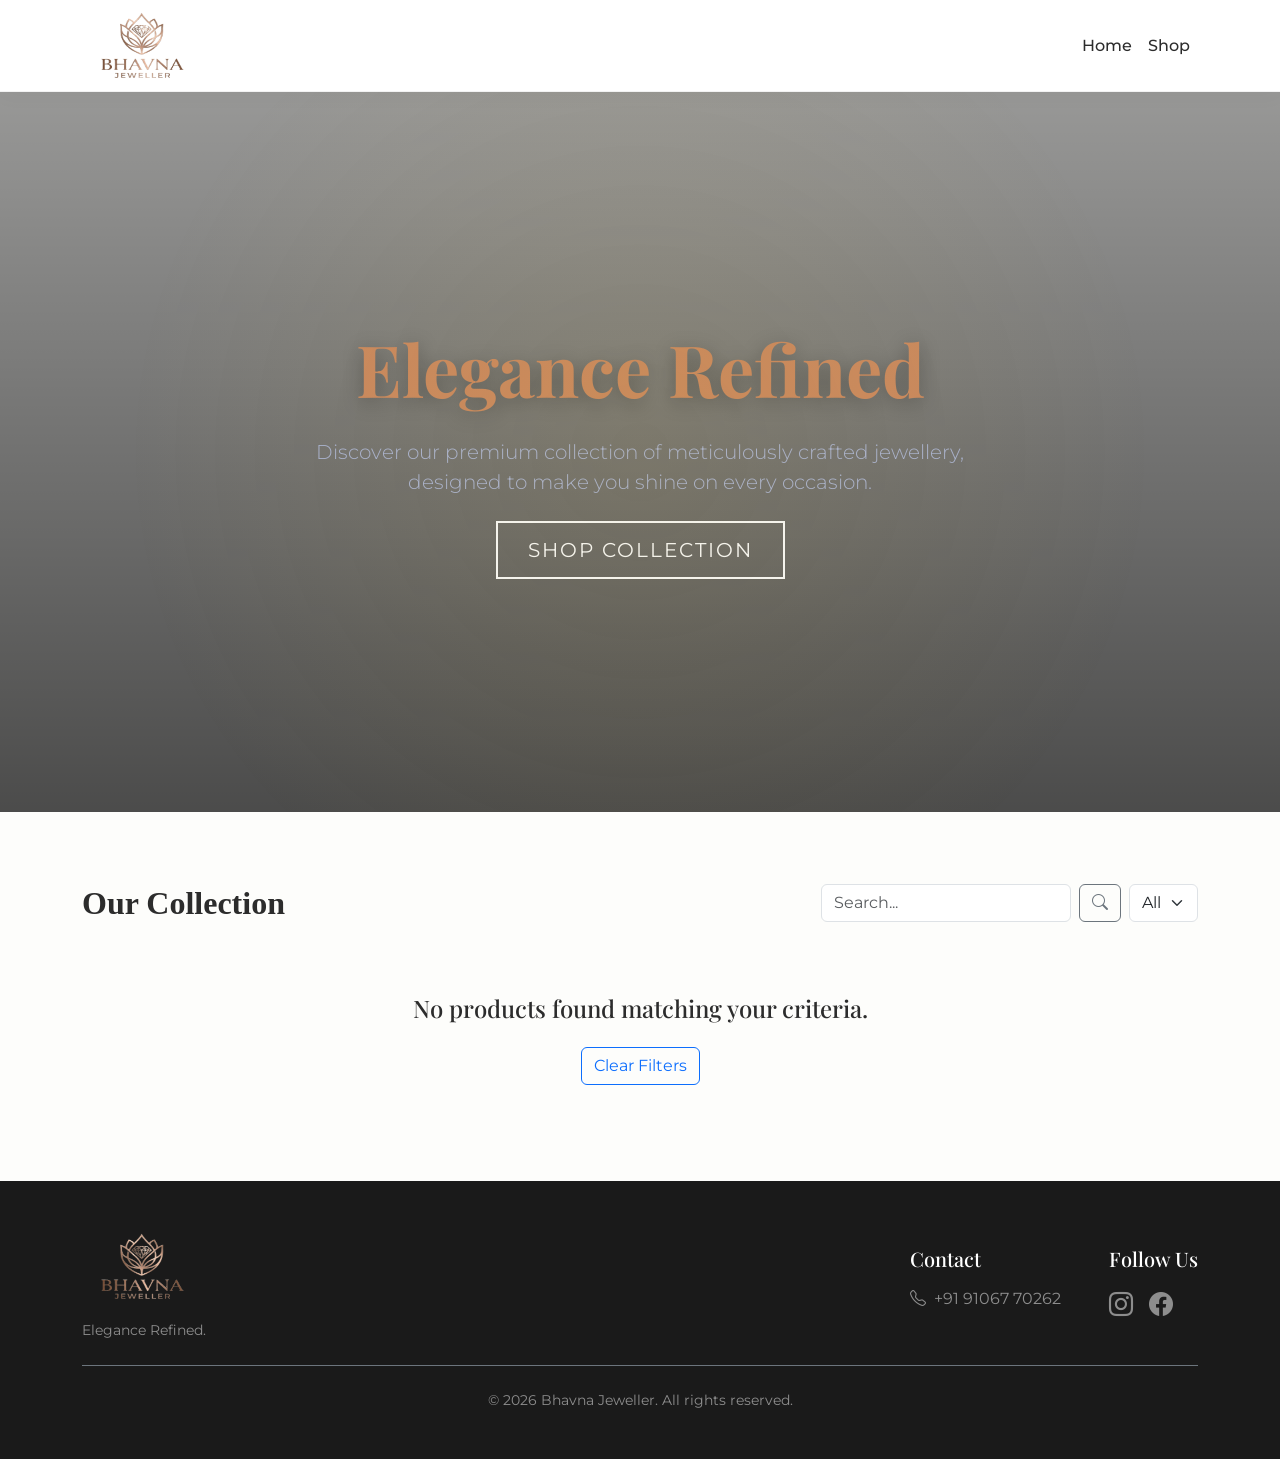
<file: index.html>
<!DOCTYPE html>
<html lang="en">

<head>
    <meta charset="UTF-8">
    <meta name="viewport" content="width=device-width, initial-scale=1.0">
    <title>Bhavna Jeweller | Premium Online Jewellery Store</title>

    <!-- SEO Meta Tags -->
    <meta name="description"
        content="Shop premium jewellery at Bhavna Jeweller. Discover our elegant collection of necklaces, rings, earrings, and bracelets crafted with precision.">
    <meta name="keywords"
        content="Bhavna Jeweller, jewellery, buy jewellery online, premium necklaces, rings, earrings, bracelets, diamond jewellery, gold jewellery, premium jewellery store">
    <meta name="author" content="Bhavna Jeweller">
    <meta name="robots" content="index, follow">

    <!-- Open Graph / Facebook / WhatsApp -->
    <meta property="og:type" content="website">
    <meta property="og:url" content="https://daverahardik.github.io/Bhavna-Jeweller/">
    <meta property="og:title" content="Bhavna Jeweller | Premium Online Jewellery Store">
    <meta property="og:description"
        content="Shop premium jewellery at Bhavna Jeweller. Discover our elegant collection of necklaces, rings, earrings, and bracelets crafted with precision.">
    <meta property="og:image" content="https://daverahardik.github.io/Bhavna-Jeweller/data/favicon/favicon.png">

    <!-- Twitter -->
    <meta property="twitter:card" content="summary_large_image">
    <meta property="twitter:url" content="https://daverahardik.github.io/Bhavna-Jeweller/">
    <meta property="twitter:title" content="Bhavna Jeweller | Premium Online Jewellery Store">
    <meta property="twitter:description"
        content="Shop premium jewellery at Bhavna Jeweller. Discover our elegant collection of necklaces, rings, earrings, and bracelets crafted with precision.">
    <meta property="twitter:image" content="https://daverahardik.github.io/Bhavna-Jeweller/data/favicon/favicon.png">

    <!-- Canonical URL -->
    <link rel="canonical" href="https://daverahardik.github.io/Bhavna-Jeweller/" />

    <!-- Favicon -->
    <link rel="icon" type="image/png" href="data/favicon/favicon.png">
    <link rel="apple-touch-icon" href="data/favicon/favicon.png">

    <!-- Google Fonts -->
    <link rel="preconnect" href="https://fonts.googleapis.com">
    <link rel="preconnect" href="https://fonts.gstatic.com" crossorigin>
    <link
        href="https://fonts.googleapis.com/css2?family=Montserrat:wght@300;400;500;600&family=Playfair+Display:wght@400;600;700&display=swap"
        rel="stylesheet">

    <!-- Bootstrap CSS -->
    <link href="https://cdn.jsdelivr.net/npm/bootstrap@5.3.2/dist/css/bootstrap.min.css" rel="stylesheet">
    <!-- Bootstrap Icons -->
    <link rel="stylesheet" href="https://cdn.jsdelivr.net/npm/bootstrap-icons@1.11.1/font/bootstrap-icons.css">

    <!-- Custom CSS -->
    <link rel="stylesheet" href="css/style.css">
</head>

<body>

    <!-- Loader -->
    <div id="loader">
        <div class="spinner"></div>
    </div>

    <!-- Navigation -->
    <nav class="navbar navbar-expand-lg sticky-top">
        <div class="container">
            <a class="navbar-brand d-flex align-items-center py-0" href="index.html">
                <img src="data/logo/bhavna_jewellers_logo.png" alt="Bhavna Jeweller Logo"
                    style="height: 75px; width: 120px;">
            </a>
            <button class="navbar-toggler" type="button" data-bs-toggle="collapse" data-bs-target="#navbarNav">
                <span class="navbar-toggler-icon"></span>
            </button>
            <div class="collapse navbar-collapse" id="navbarNav">
                <ul class="navbar-nav ms-auto">
                    <li class="nav-item">
                        <a class="nav-link" href="index.html">Home</a>
                    </li>
                    <li class="nav-item">
                        <a class="nav-link" href="shop.html">Shop</a>
                    </li>
                </ul>
            </div>
        </div>
    </nav>

    <!-- Hero Section -->
    <section class="hero"
        style="min-height: 80vh; background: linear-gradient(rgba(0, 0, 0, 0.4), rgba(0, 0, 0, 0.7)), url('https://images.unsplash.com/photo-1515562141207-7a88fb7ce338?q=80&w=2000&auto=format&fit=crop') center/cover no-repeat; display: flex; align-items: center;">
        <div class="container text-center text-white">
            <h1 class="animate-fade-in-up"
                style="font-family: 'Playfair Display', serif; font-size: 4.5rem; font-weight: 700;">Elegance Refined
            </h1>
            <p class="animate-fade-in-up delay-1 lead mb-4 mx-auto" style="max-width: 650px;">Discover our premium
                collection of meticulously crafted jewellery, designed to make you shine on every occasion.</p>
            <a href="shop.html" class="btn btn-outline-light btn-lg animate-fade-in-up delay-2"
                style="border-width: 2px; padding: 12px 30px; border-radius: 0; font-family: 'Montserrat', sans-serif; letter-spacing: 2px; text-transform: uppercase;">Shop
                Collection</a>
        </div>
    </section>


    <!-- Products Section -->
    <section id="products" class="py-5">
        <div class="container py-4">
            <div class="row mb-4 align-items-center">
                <div class="col-md-4">
                    <h2 class="mb-0" style="font-family: 'Outfit'; font-weight: 700; color: var(--secondary-color);">Our
                        Collection</h2>
                </div>
                <div class="col-md-8 mt-3 mt-md-0 d-flex justify-content-between justify-content-md-end gap-2">
                    <form class="d-flex flex-grow-1" role="search" id="search-form" style="max-width: 300px;">
                        <input class="form-control me-2" type="search" placeholder="Search..." aria-label="Search"
                            id="search-input">
                        <button class="btn btn-outline-secondary" type="submit"><i class="bi bi-search"></i></button>
                    </form>
                    <select class="form-select w-auto" id="category-filter">
                        <option value="All">All</option>
                        <!-- Categories will be populated dynamically -->
                    </select>
                </div>
            </div>

            <div id="no-products" class="text-center d-none py-5">
                <h4>No products found matching your criteria.</h4>
                <button class="btn btn-outline-primary mt-3" onclick="resetFilters()">Clear Filters</button>
            </div>

            <div class="row g-4" id="product-grid">
                <!-- Products will be injected here via JavaScript -->
            </div>
        </div>
    </section>

    <!-- Footer -->
    <footer class="text-white py-5 mt-auto" style="background-color: #1a1a1a;">
        <div class="container">
            <div class="row align-items-center mb-4 g-4">
                <div class="col-md-6 text-center text-md-start">
                    <a href="index.html"><img src="data/logo/bhavna_jewellers_logo.png" alt="Bhavna Jeweller Logo"
                            style="height: 75px; width: 120px;" class="mb-3"></a>
                    <p class="text-white-50 small mb-0">Elegance Refined.</p>
                </div>
                
                <div class="col-md-6 d-flex flex-column flex-md-row justify-content-center justify-content-md-end gap-4 gap-md-5 text-center text-md-start">
                    <div>
                        <h5 class="mb-3" style="font-family: 'Playfair Display', serif;">Contact</h5>
                        <p class="mb-1 text-white-50"><i class="bi bi-telephone me-2"></i>+91 91067 70262</p>
                    </div>
                    <div>
                        <h5 class="mb-3" style="font-family: 'Playfair Display', serif;">Follow Us</h5>
                        <div class="d-flex justify-content-center justify-content-md-start gap-3">
                            <a href="#" class="text-white-50 fs-4 hover-primary"><i class="bi bi-instagram"></i></a>
                            <a href="#" class="text-white-50 fs-4 hover-primary"><i class="bi bi-facebook"></i></a>
                        </div>
                    </div>
                </div>
            </div>

            <div class="border-top border-secondary pt-4 text-center">
                <p class="text-white-50 small mb-0">&copy; <span id="year"></span> Bhavna Jeweller. All rights reserved.
                </p>
            </div>
        </div>
    </footer>

    <!-- Bootstrap Bundle with Popper -->
    <script src="https://cdn.jsdelivr.net/npm/bootstrap@5.3.2/dist/js/bootstrap.bundle.min.js"></script>
    <!-- Custom App JS -->
    <script src="js/app.js"></script>
</body>

</html>
</file>
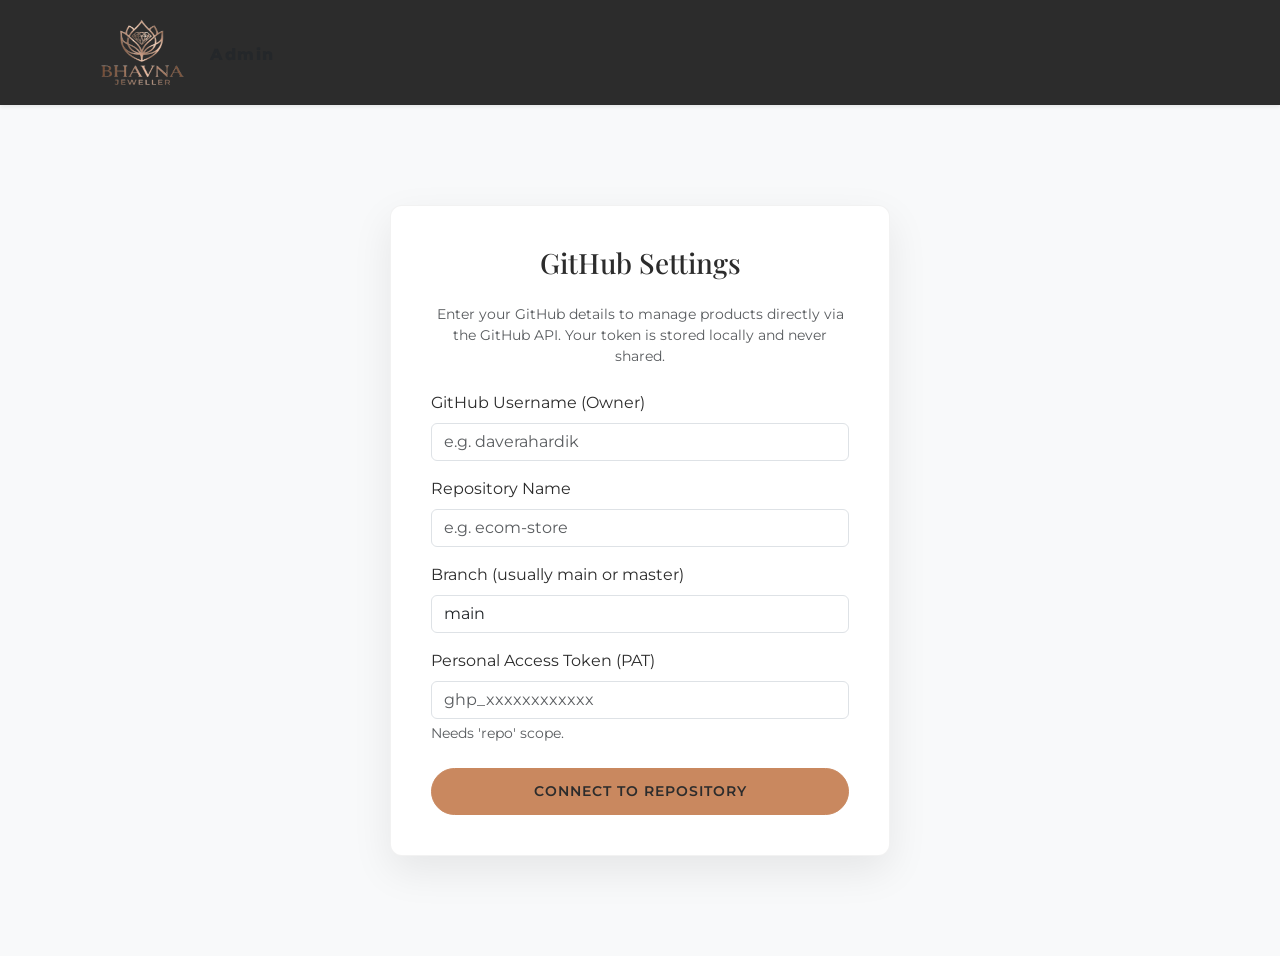
<file: admin.html>
<!DOCTYPE html>
<html lang="en">
<head>
    <meta charset="UTF-8">
    <meta name="viewport" content="width=device-width, initial-scale=1.0">
    <title>Admin Dashboard | Bhavna Jeweller</title>
    
    <!-- SEO Meta Tags -->
    <meta name="description" content="Admin Dashboard for Bhavna Jeweller. Manage products, orders, and more.">
    <meta name="robots" content="noindex, nofollow"> <!-- Prevent search engines from indexing the admin page -->
    <meta name="author" content="Bhavna Jeweller">
    
    <!-- Favicon -->
    <link rel="icon" type="image/png" href="data/favicon/favicon.png">
    <link rel="apple-touch-icon" href="data/favicon/favicon.png">
    
    <!-- Google Fonts -->
    <link rel="preconnect" href="https://fonts.googleapis.com">
    <link rel="preconnect" href="https://fonts.gstatic.com" crossorigin>
    <link href="https://fonts.googleapis.com/css2?family=Montserrat:wght@300;400;500;600&family=Playfair+Display:wght@400;600;700&display=swap" rel="stylesheet">
    
    <!-- Bootstrap CSS -->
    <link href="https://cdn.jsdelivr.net/npm/bootstrap@5.3.2/dist/css/bootstrap.min.css" rel="stylesheet">
    <!-- Bootstrap Icons -->
    <link rel="stylesheet" href="https://cdn.jsdelivr.net/npm/bootstrap-icons@1.11.1/font/bootstrap-icons.css">
    
    <!-- Custom CSS -->
    <link rel="stylesheet" href="css/style.css">
</head>
<body class="bg-light">

    <!-- Loader -->
    <div id="loader" class="d-none">
        <div class="spinner"></div>
    </div>

    <!-- Admin Header -->
    <header class="admin-header shadow-sm">
        <div class="container d-flex justify-content-between align-items-center">
            <a href="index.html" class="navbar-brand d-flex align-items-center py-0">
                <img src="data/logo/bhavna_jewellers_logo.png" alt="Bhavna Jeweller Logo" style="height: 75px; width: 120px;" class="me-2">
                <span class="fs-6 text-muted mt-1">Admin</span>
            </a>
            <button class="btn btn-outline-light btn-sm" id="logout-btn" style="display: none;">Logout</button>
        </div>
    </header>

    <!-- Login Container -->
    <div class="container" id="login-container">
        <div class="admin-login">
            <h3 class="mb-4 text-center">GitHub Settings</h3>
            <p class="text-muted text-center small mb-4">Enter your GitHub details to manage products directly via the GitHub API. Your token is stored locally and never shared.</p>
            
            <form id="login-form">
                <div class="mb-3">
                    <label class="form-label">GitHub Username (Owner)</label>
                    <input type="text" class="form-control" id="gh-owner" required placeholder="e.g. daverahardik">
                </div>
                <div class="mb-3">
                    <label class="form-label">Repository Name</label>
                    <input type="text" class="form-control" id="gh-repo" required placeholder="e.g. ecom-store">
                </div>
                <div class="mb-3">
                    <label class="form-label">Branch (usually main or master)</label>
                    <input type="text" class="form-control" id="gh-branch" required value="main">
                </div>
                <div class="mb-4">
                    <label class="form-label">Personal Access Token (PAT)</label>
                    <input type="password" class="form-control" id="gh-token" required placeholder="ghp_xxxxxxxxxxxx">
                    <div class="form-text">Needs 'repo' scope.</div>
                </div>
                <button type="submit" class="btn btn-primary w-100">Connect to Repository</button>
            </form>
        </div>
    </div>

    <!-- Dashboard Container -->
    <div class="container admin-container" id="dashboard-container" style="display: none;">
        <div class="d-flex justify-content-between align-items-center mb-4">
            <h2>Product Management</h2>
            <button class="btn btn-success" id="btn-add-product" data-bs-toggle="modal" data-bs-target="#productModal">
                <i class="bi bi-plus-lg"></i> Add New Product
            </button>
        </div>
        
        <div id="status-message" class="alert d-none"></div>

        <!-- Site Configuration -->
        <div class="card shadow-sm border-0 mb-4">
            <div class="card-header bg-white py-3">
                <h5 class="mb-0 text-primary" style="font-weight: 600;">Site Configuration</h5>
            </div>
            <div class="card-body">
                <form id="config-form" class="row g-3 align-items-end">
                    <div class="col-md-8">
                        <label class="form-label text-muted small">WhatsApp Number for Orders (e.g. +919106770262)</label>
                        <input type="text" class="form-control" id="config-whatsapp" required placeholder="+91 9106770262">
                    </div>
                    <div class="col-md-4">
                        <button type="submit" class="btn btn-secondary w-100">Save Configuration</button>
                    </div>
                </form>
            </div>
        </div>

        <div class="card shadow-sm border-0">
            <div class="card-body p-0">
                <div class="table-responsive">
                    <table class="table table-hover align-middle mb-0">
                        <thead class="table-light">
                            <tr>
                                <th>Image</th>
                                <th>ID</th>
                                <th>Name</th>
                                <th>Category</th>
                                <th>Price</th>
                                <th>Status</th>
                                <th class="text-end">Actions</th>
                            </tr>
                        </thead>
                        <tbody id="admin-product-list">
                            <!-- Products injected here -->
                        </tbody>
                    </table>
                </div>
            </div>
        </div>
    </div>

    <!-- Product Modal -->
    <div class="modal fade" id="productModal" tabindex="-1" aria-hidden="true" data-bs-backdrop="static">
        <div class="modal-dialog modal-xl">
            <div class="modal-content">
                <div class="modal-header bg-light">
                    <h5 class="modal-title" id="modal-title">Add/Edit Product</h5>
                    <button type="button" class="btn-close" data-bs-dismiss="modal" aria-label="Close"></button>
                </div>
                <div class="modal-body">
                    <form id="product-form">
                        <input type="hidden" id="form-is-edit" value="false">
                        <input type="hidden" id="form-original-id" value="">
                        
                        <div class="row">
                            <div class="col-md-8">
                                <!-- Basic Info -->
                                <h6 class="mb-3 text-primary border-bottom pb-2">Basic Information</h6>
                                <div class="row mb-3">
                                    <div class="col-md-4">
                                        <label class="form-label">Product ID</label>
                                        <input type="text" class="form-control" id="p-id" required>
                                    </div>
                                    <div class="col-md-8">
                                        <label class="form-label">Name</label>
                                        <input type="text" class="form-control" id="p-name" required>
                                    </div>
                                </div>
                                <div class="row mb-3">
                                    <div class="col-md-6">
                                        <label class="form-label">Slug (URL friendly)</label>
                                        <input type="text" class="form-control" id="p-slug" required>
                                    </div>
                                    <div class="col-md-3">
                                        <label class="form-label">Price (₹)</label>
                                        <input type="number" class="form-control" id="p-price" required>
                                    </div>
                                    <div class="col-md-3">
                                        <label class="form-label">Category</label>
                                        <input type="text" class="form-control" id="p-category" required>
                                    </div>
                                </div>
                                
                                <!-- Description -->
                                <h6 class="mb-3 mt-4 text-primary border-bottom pb-2">Descriptions</h6>
                                <div class="mb-3">
                                    <label class="form-label">Short Description</label>
                                    <input type="text" class="form-control" id="p-shortDesc" required>
                                </div>
                                <div class="mb-3">
                                    <label class="form-label">Full Description</label>
                                    <textarea class="form-control" id="p-desc" rows="4" required></textarea>
                                </div>
                                
                                <!-- Specs -->
                                <h6 class="mb-3 mt-4 text-primary border-bottom pb-2">Specifications (Key-Value)</h6>
                                <div id="specs-container">
                                    <!-- Dynamic rows -->
                                </div>
                                <button type="button" class="btn btn-sm btn-outline-secondary mt-2" id="add-spec-btn">Add Specification</button>

                                <div class="form-check form-switch mt-4">
                                    <input class="form-check-input" type="checkbox" id="p-enabled" checked>
                                    <label class="form-check-label">Product Enabled (Visible to public)</label>
                                </div>
                            </div>
                            
                            <div class="col-md-4">
                                <!-- Image Uploads -->
                                <h6 class="mb-3 text-primary border-bottom pb-2">Images</h6>
                                <div class="alert alert-info small py-2">
                                    Images are uploaded directly to the GitHub repository.
                                </div>
                                
                                <div class="mb-3">
                                    <label class="form-label">Upload New Images</label>
                                    <input class="form-control form-control-sm" type="file" id="p-image-upload" multiple accept="image/*">
                                    <div class="form-text">Will be saved to `images/products/{id}/`</div>
                                </div>
                                
                                <label class="form-label">Current Images</label>
                                <div id="current-images-list" class="list-group mb-3 text-break small">
                                    <!-- List of images -->
                                </div>
                                
                                <div class="mb-3">
                                    <label class="form-label">Default Image</label>
                                    <select class="form-select form-select-sm" id="p-default-image">
                                        <!-- Options populated dynamically -->
                                    </select>
                                </div>
                            </div>
                        </div>
                    </form>
                </div>
                <div class="modal-footer">
                    <button type="button" class="btn btn-secondary" data-bs-dismiss="modal">Cancel</button>
                    <button type="button" class="btn btn-primary" id="btn-save-product">Save Product to GitHub</button>
                </div>
            </div>
        </div>
    </div>

    <!-- Bootstrap Bundle with Popper -->
    <script src="https://cdn.jsdelivr.net/npm/bootstrap@5.3.2/dist/js/bootstrap.bundle.min.js"></script>
    <!-- Custom Admin JS -->
    <script src="js/admin.js"></script>
</body>
</html>
</file>
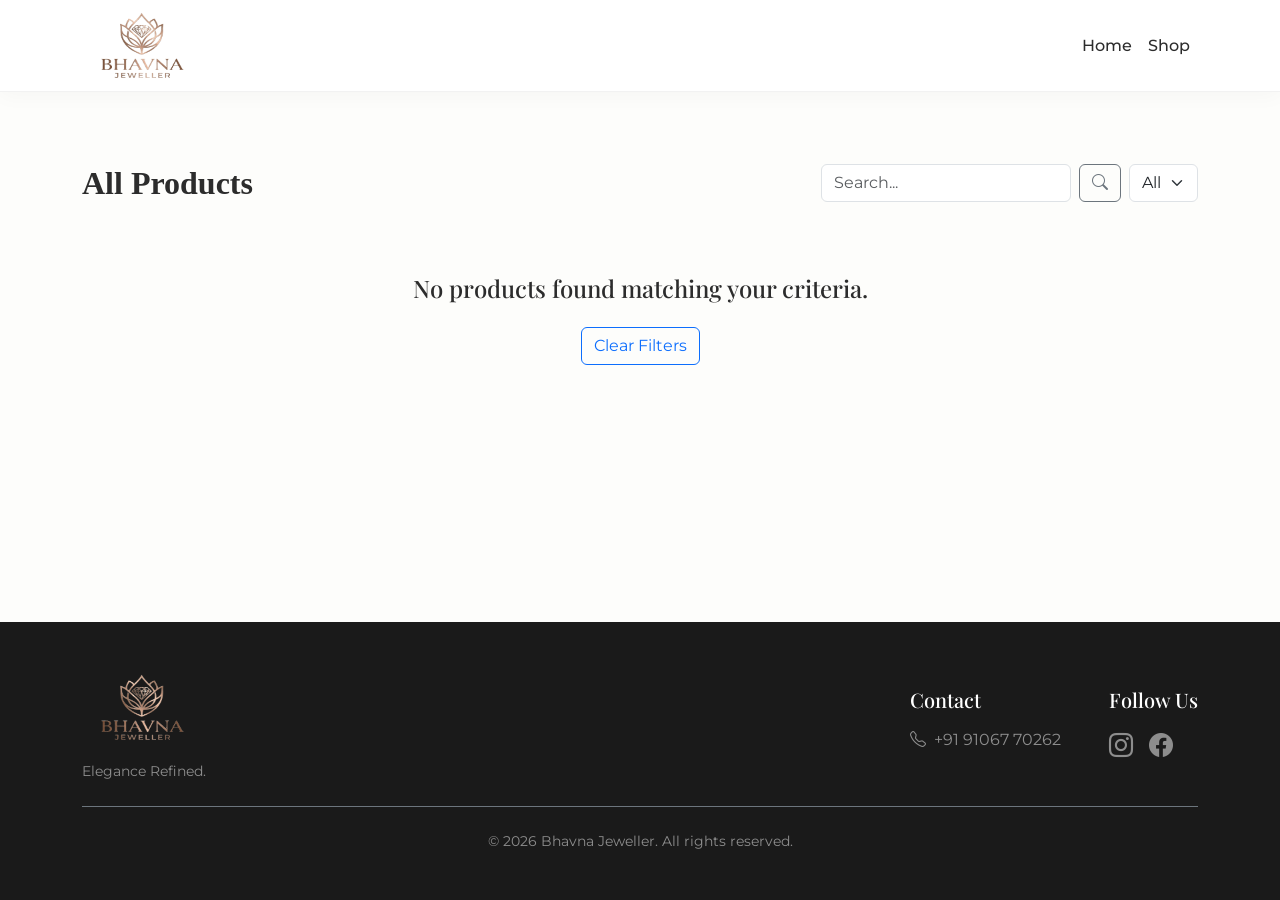
<file: shop.html>
<!DOCTYPE html>
<html lang="en">
<head>
    <meta charset="UTF-8">
    <meta name="viewport" content="width=device-width, initial-scale=1.0">
    <title>Shop | Bhavna Jeweller</title>
    
    <!-- SEO Meta Tags -->
    <meta name="description" content="Shop premium jewellery at Bhavna Jeweller. Discover our elegant collection of necklaces, rings, earrings, and bracelets crafted with precision.">
    <meta name="keywords" content="Bhavna Jeweller, jewellery, buy jewellery online, premium necklaces, rings, earrings, bracelets, diamond jewellery, gold jewellery, premium jewellery store">
    <meta name="author" content="Bhavna Jeweller">
    <meta name="robots" content="index, follow">
    
    <!-- Open Graph / Facebook / WhatsApp -->
    <meta property="og:type" content="website">
    <meta property="og:url" content="https://daverahardik.github.io/Bhavna-Jeweller/shop.html">
    <meta property="og:title" content="Shop | Bhavna Jeweller">
    <meta property="og:description" content="Shop premium jewellery at Bhavna Jeweller. Discover our elegant collection of necklaces, rings, earrings, and bracelets crafted with precision.">
    <meta property="og:image" content="https://daverahardik.github.io/Bhavna-Jeweller/data/favicon/favicon.png">
    
    <!-- Twitter -->
    <meta property="twitter:card" content="summary_large_image">
    <meta property="twitter:url" content="https://daverahardik.github.io/Bhavna-Jeweller/shop.html">
    <meta property="twitter:title" content="Shop | Bhavna Jeweller">
    <meta property="twitter:description" content="Shop premium jewellery at Bhavna Jeweller. Discover our elegant collection of necklaces, rings, earrings, and bracelets crafted with precision.">
    <meta property="twitter:image" content="https://daverahardik.github.io/Bhavna-Jeweller/data/favicon/favicon.png">

    <!-- Canonical URL -->
    <link rel="canonical" href="https://daverahardik.github.io/Bhavna-Jeweller/shop.html" />
    
    <!-- Favicon -->
    <link rel="icon" type="image/png" href="data/favicon/favicon.png">
    <link rel="apple-touch-icon" href="data/favicon/favicon.png">

    <!-- Google Fonts -->
    <link rel="preconnect" href="https://fonts.googleapis.com">
    <link rel="preconnect" href="https://fonts.gstatic.com" crossorigin>
    <link href="https://fonts.googleapis.com/css2?family=Montserrat:wght@300;400;500;600&family=Playfair+Display:wght@400;600;700&display=swap" rel="stylesheet">
    
    <!-- Bootstrap CSS -->
    <link href="https://cdn.jsdelivr.net/npm/bootstrap@5.3.2/dist/css/bootstrap.min.css" rel="stylesheet">
    <!-- Bootstrap Icons -->
    <link rel="stylesheet" href="https://cdn.jsdelivr.net/npm/bootstrap-icons@1.11.1/font/bootstrap-icons.css">
    
    <!-- Custom CSS -->
    <link rel="stylesheet" href="css/style.css">
</head>
<body>

    <!-- Loader -->
    <div id="loader">
        <div class="spinner"></div>
    </div>

    <!-- Navigation -->
    <nav class="navbar navbar-expand-lg sticky-top">
        <div class="container">
            <a class="navbar-brand d-flex align-items-center py-0" href="index.html">
                <img src="data/logo/bhavna_jewellers_logo.png" alt="Bhavna Jeweller Logo" style="height: 75px; width: 120px;">
            </a>
            <button class="navbar-toggler" type="button" data-bs-toggle="collapse" data-bs-target="#navbarNav">
                <span class="navbar-toggler-icon"></span>
            </button>
            <div class="collapse navbar-collapse" id="navbarNav">
                <ul class="navbar-nav ms-auto">
                    <li class="nav-item">
                        <a class="nav-link" href="index.html">Home</a>
                    </li>
                    <li class="nav-item">
                        <a class="nav-link active" href="shop.html">Shop</a>
                    </li>
                </ul>
            </div>
        </div>
    </nav>

    <!-- Products Section -->
    <section id="products" class="py-4 mt-4">
        <div class="container py-4">
            <div class="row mb-4 align-items-center">
                <div class="col-md-4">
                    <h2 class="mb-0" style="font-family: 'Outfit'; font-weight: 700; color: var(--secondary-color);">All Products</h2>
                </div>
                <div class="col-md-8 mt-3 mt-md-0 d-flex justify-content-between justify-content-md-end gap-2">
                    <form class="d-flex flex-grow-1" role="search" id="search-form" style="max-width: 300px;">
                        <input class="form-control me-2" type="search" placeholder="Search..." aria-label="Search" id="search-input">
                        <button class="btn btn-outline-secondary" type="submit"><i class="bi bi-search"></i></button>
                    </form>
                    <select class="form-select w-auto" id="category-filter">
                        <option value="All">All</option>
                        <!-- Categories will be populated dynamically -->
                    </select>
                </div>
            </div>
            
            <div id="no-products" class="text-center d-none py-5">
                <h4>No products found matching your criteria.</h4>
                <button class="btn btn-outline-primary mt-3" onclick="resetFilters()">Clear Filters</button>
            </div>

            <div class="row g-4" id="product-grid">
                <!-- Products will be injected here via JavaScript -->
            </div>
        </div>
    </section>

    <!-- Footer -->
    <footer class="text-white py-5 mt-auto" style="background-color: #1a1a1a;">
        <div class="container">
            <div class="row align-items-center mb-4 g-4">
                <div class="col-md-6 text-center text-md-start">
                    <a href="index.html"><img src="data/logo/bhavna_jewellers_logo.png" alt="Bhavna Jeweller Logo" style="height: 75px; width: 120px;" class="mb-3"></a>
                    <p class="text-white-50 small mb-0">Elegance Refined.</p>
                </div>
                
                <div class="col-md-6 d-flex flex-column flex-md-row justify-content-center justify-content-md-end gap-4 gap-md-5 text-center text-md-start">
                    <div>
                        <h5 class="mb-3" style="font-family: 'Playfair Display', serif;">Contact</h5>
                        <p class="mb-1 text-white-50"><i class="bi bi-telephone me-2"></i>+91 91067 70262</p>
                    </div>
                    <div>
                        <h5 class="mb-3" style="font-family: 'Playfair Display', serif;">Follow Us</h5>
                        <div class="d-flex justify-content-center justify-content-md-start gap-3">
                            <a href="#" class="text-white-50 fs-4 hover-primary"><i class="bi bi-instagram"></i></a>
                            <a href="#" class="text-white-50 fs-4 hover-primary"><i class="bi bi-facebook"></i></a>
                        </div>
                    </div>
                </div>
            </div>
            
            <div class="border-top border-secondary pt-4 text-center">
                <p class="text-white-50 small mb-0">&copy; <span id="year"></span> Bhavna Jeweller. All rights reserved.</p>
            </div>
        </div>
    </footer>

    <!-- Bootstrap Bundle with Popper -->
    <script src="https://cdn.jsdelivr.net/npm/bootstrap@5.3.2/dist/js/bootstrap.bundle.min.js"></script>
    <!-- Custom App JS -->
    <script src="js/app.js"></script>
</body>
</html>
</file>
<file: css/style.css>
:root {
  --primary-color: #C9885F; /* Rose Gold */
  --primary-light: #EC805D;
  --secondary-color: #2C2C2C; /* Deep charcoal */
  --bg-color: #FDFDFB; /* Elegant cream */
  --text-color: #2C2C2C;
  --card-bg: #FFFFFF;
  --border-radius: 12px;
  --transition: all 0.4s cubic-bezier(0.165, 0.84, 0.44, 1);
}

html {
  scroll-behavior: smooth;
}

body {
  font-family: 'Montserrat', sans-serif;
  background-color: var(--bg-color);
  color: var(--text-color);
  -webkit-font-smoothing: antialiased;
  display: flex;
  flex-direction: column;
  min-height: 100vh;
}

h1, h2, h3, h4, h5, h6 {
  font-family: 'Playfair Display', serif;
}

.hover-primary {
  transition: var(--transition);
}
.hover-primary:hover {
  color: var(--primary-color) !important;
}

/* Navbar */
.navbar {
  background: rgba(255, 255, 255, 0.95);
  backdrop-filter: blur(15px);
  border-bottom: 1px solid rgba(0, 0, 0, 0.05);
  box-shadow: 0 4px 20px rgba(0,0,0,0.03);
}

.navbar-brand {
  font-weight: 800;
  font-size: 1.6rem;
  color: var(--secondary-color) !important;
  letter-spacing: 1.5px;
}

.navbar-brand span {
  color: var(--primary-color);
}

.nav-link {
  font-weight: 500;
  color: var(--text-color) !important;
  transition: var(--transition);
  padding: 0.5rem 1rem;
}

.nav-link:hover {
  color: var(--primary-color) !important;
}

/* Hero Section */
.hero {
  background: linear-gradient(135deg, var(--secondary-color) 0%, #172A45 100%);
  padding: 120px 0;
  text-align: center;
  position: relative;
  overflow: hidden;
  color: white;
}

.hero::after {
  content: '';
  position: absolute;
  top: 0; left: 0; right: 0; bottom: 0;
  background: radial-gradient(circle at center, rgba(212, 175, 55, 0.1) 0%, transparent 70%);
  pointer-events: none;
}

.hero h1 {
  font-size: 3.8rem;
  font-weight: 800;
  color: var(--primary-color);
  margin-bottom: 25px;
  text-shadow: 0 4px 20px rgba(0,0,0,0.3);
}

.hero p {
  font-size: 1.25rem;
  color: #A8B2D1;
  max-width: 650px;
  margin: 0 auto 35px;
  font-weight: 300;
}

/* Product Card */
.product-card {
  background: var(--card-bg);
  border: none;
  border-radius: 20px;
  overflow: hidden;
  transition: var(--transition);
  box-shadow: 0 4px 15px rgba(0,0,0,0.03);
  height: 100%;
  display: flex;
  flex-direction: column;
}

.product-card:hover {
  transform: translateY(-10px);
  box-shadow: 0 15px 35px rgba(0,0,0,0.1);
}

.product-img-wrapper {
  position: relative;
  padding-top: 75%; /* 4:3 Aspect Ratio to further decrease height */
  overflow: hidden;
  background: #fdfdfd;
}

.product-img-wrapper img {
  position: absolute;
  top: 0;
  left: 0;
  width: 100%;
  height: 100%;
  object-fit: cover;
  transition: transform 0.8s cubic-bezier(0.165, 0.84, 0.44, 1);
}

.product-overlay {
  position: absolute;
  top: 0; left: 0; right: 0; bottom: 0;
  background: linear-gradient(to top, rgba(0,0,0,0.2), transparent);
  opacity: 0;
  transition: var(--transition);
  pointer-events: none;
}

.product-card:hover .product-img-wrapper img {
  transform: scale(1.08);
}

.product-card:hover .product-overlay {
  opacity: 1;
}

.product-info {
  padding: 14px 15px;
  flex-grow: 1;
  display: flex;
  flex-direction: column;
  justify-content: space-between;
}

.product-category {
  font-size: 0.75rem;
  text-transform: uppercase;
  letter-spacing: 2px;
  color: #999;
  margin-bottom: 8px;
  font-weight: 600;
}

.product-title {
  font-size: 1.15rem;
  font-weight: 700;
  margin-bottom: 10px;
  color: var(--secondary-color);
  line-height: 1.4;
}

.product-price {
  font-size: 1.25rem;
  font-weight: 800;
  color: var(--primary-color);
  margin-top: auto;
}

.product-actions {
  display: flex;
  gap: 10px;
  width: 100%;
  margin-top: 18px;
}

.btn-view, .btn-buy {
  border-radius: 12px;
  font-weight: 600;
  font-size: 0.85rem;
  padding: 10px 0;
  text-transform: uppercase;
  letter-spacing: 0.5px;
  transition: var(--transition);
  flex: 1;
  text-align: center;
  text-decoration: none;
  display: flex;
  align-items: center;
  justify-content: center;
  gap: 6px;
}

.btn-view {
  background-color: #f4f5f7;
  color: var(--secondary-color);
  border: 1px solid #eaeaea;
}

.btn-view:hover {
  background-color: var(--secondary-color);
  color: #fff;
  border-color: var(--secondary-color);
}

.btn-buy {
  background-color: #25D366;
  color: #fff;
  border: 1px solid #25D366;
}

.btn-buy:hover {
  background-color: #128C7E;
  color: #fff;
  box-shadow: 0 5px 15px rgba(37, 211, 102, 0.3);
  transform: translateY(-2px);
}

/* Buttons */
.btn-primary {
  background-color: var(--primary-color);
  border-color: var(--primary-color);
  color: var(--secondary-color);
  font-weight: 600;
  padding: 12px 28px;
  border-radius: 50px;
  transition: var(--transition);
  text-transform: uppercase;
  letter-spacing: 1px;
  font-size: 0.9rem;
}

.btn-primary:hover, .btn-primary:focus {
  background-color: var(--primary-light);
  border-color: var(--primary-light);
  color: var(--secondary-color);
  box-shadow: 0 8px 25px rgba(212, 175, 55, 0.4);
  transform: translateY(-2px);
}

.btn-whatsapp {
  background-color: #25D366;
  border-color: #25D366;
  color: #fff;
  font-weight: 600;
  padding: 14px 30px;
  border-radius: 50px;
  display: inline-flex;
  align-items: center;
  gap: 10px;
  transition: var(--transition);
  font-size: 1.1rem;
}

.btn-whatsapp:hover {
  background-color: #128C7E;
  border-color: #128C7E;
  color: #fff;
  box-shadow: 0 8px 25px rgba(37, 211, 102, 0.4);
  transform: translateY(-2px);
}

/* Product Detail Page */
.product-detail-img {
  border-radius: var(--border-radius);
  box-shadow: 0 15px 40px rgba(0,0,0,0.08);
  width: 100%;
  aspect-ratio: 1/1;
  object-fit: cover;
  border: 1px solid rgba(0,0,0,0.05);
}

.thumbnail-img {
  width: 85px;
  height: 85px;
  object-fit: cover;
  border-radius: 12px;
  cursor: pointer;
  border: 2px solid transparent;
  transition: var(--transition);
  box-shadow: 0 4px 10px rgba(0,0,0,0.05);
}

.thumbnail-img:hover {
  transform: translateY(-2px);
}

.thumbnail-img.active {
  border-color: var(--primary-color);
  box-shadow: 0 4px 15px rgba(212, 175, 55, 0.3);
}

.product-detail-info h1 {
  font-size: 2.8rem;
  font-weight: 800;
  color: var(--secondary-color);
  margin-bottom: 15px;
  line-height: 1.2;
}

.product-detail-price {
  font-size: 2.2rem;
  font-weight: 800;
  color: var(--primary-color);
  margin-bottom: 25px;
}

.details-table th {
  font-weight: 600;
  color: var(--secondary-color);
  width: 150px;
}

.details-table td {
  color: #555;
}

/* Admin Specific */
.admin-login {
  max-width: 500px;
  margin: 100px auto;
  background: white;
  padding: 40px;
  border-radius: var(--border-radius);
  box-shadow: 0 15px 40px rgba(0,0,0,0.08);
  border: 1px solid rgba(0,0,0,0.05);
}

.admin-header {
  background: var(--secondary-color);
  color: white;
  padding: 15px 0;
}

.admin-header .navbar-brand {
  color: white !important;
}

.admin-container {
  margin-top: 40px;
}

/* Loader */
#loader {
  position: fixed;
  top: 0;
  left: 0;
  width: 100%;
  height: 100%;
  background: rgba(255, 255, 255, 0.9);
  backdrop-filter: blur(5px);
  z-index: 9999;
  display: flex;
  justify-content: center;
  align-items: center;
}

.spinner {
  width: 60px;
  height: 60px;
  border: 4px solid rgba(212, 175, 55, 0.2);
  border-top-color: var(--primary-color);
  border-radius: 50%;
  animation: spin 1s cubic-bezier(0.55, 0.15, 0.45, 0.85) infinite;
}

@keyframes spin {
  to { transform: rotate(360deg); }
}

.d-none {
  display: none !important;
}

/* Animations */
@keyframes fadeInUp {
  from {
    opacity: 0;
    transform: translateY(20px);
  }
  to {
    opacity: 1;
    transform: translateY(0);
  }
}

.scroll-reveal {
  opacity: 0;
  transform: translateY(20px);
}

.animate-fade-in-up {
  opacity: 0;
  animation: fadeInUp 0.8s cubic-bezier(0.165, 0.84, 0.44, 1) forwards;
}

.delay-1 {
  animation-delay: 0.2s;
}

.delay-2 {
  animation-delay: 0.4s;
}

/* --- Airbnb Style Carousel --- */
.carousel-container .carousel-track {
    position: absolute;
    top: 0; left: 0;
    width: 100%; height: 100%;
    display: flex;
    transition: transform 0.1s ease-out;
}
.carousel-container .carousel-track .carousel-slide {
    width: 100%;
    align-self: stretch;
    flex-shrink: 0;
    overflow: hidden;
    position: relative;
}
.carousel-btn {
    position: absolute;
    top: 50%;
    transform: translateY(-50%);
    background: rgba(255, 255, 255, 0.9);
    border: none;
    border-radius: 50%;
    width: 32px;
    height: 32px;
    display: flex;
    align-items: center;
    justify-content: center;
    cursor: pointer;
    opacity: 1;
    transition: background 0.2s, transform 0.2s;
    z-index: 3;
    color: #222;
    box-shadow: 0 2px 6px rgba(0,0,0,0.15);
}
.carousel-btn:hover {
    background: #fff;
    transform: translateY(-50%) scale(1.1);
}
.carousel-btn.prev-btn { left: 10px; }
.carousel-btn.next-btn { right: 10px; }

.carousel-dots {
    position: absolute;
    bottom: 12px;
    left: 0; right: 0;
    display: flex;
    justify-content: center;
    gap: 6px;
    z-index: 3;
}
.carousel-dots .dot {
    width: 8px; height: 8px;
    padding: 0;
    border: none;
    border-radius: 50%;
    background: rgba(255, 255, 255, 0.6);
    box-shadow: 0 1px 3px rgba(0,0,0,0.3);
    transition: background 0.2s, transform 0.2s;
    cursor: pointer;
}
.carousel-dots .dot.active {
    background: #fff;
    transform: scale(1.2);
}
</file>
